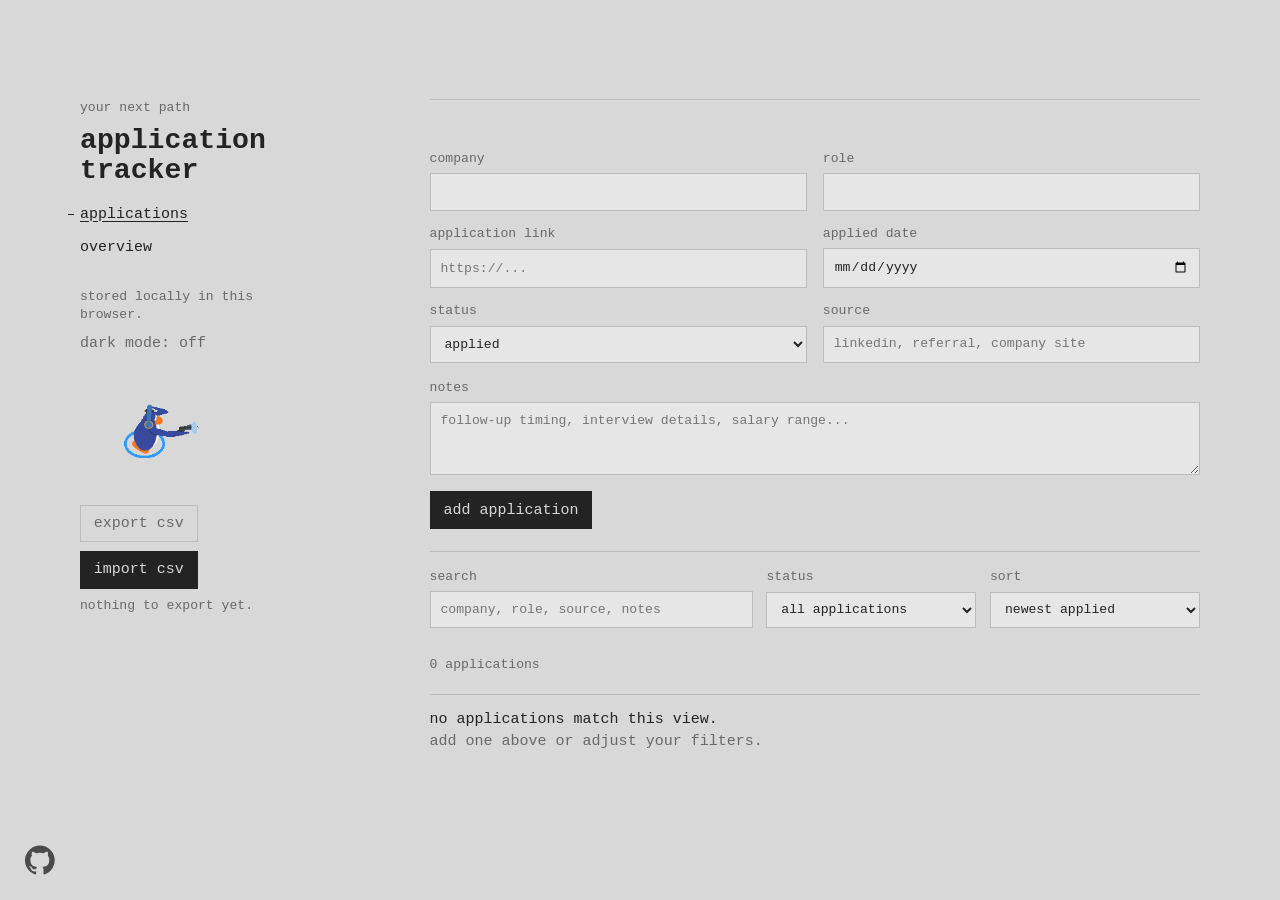
<file: index.html>
<!DOCTYPE html>
<html lang="en">
  <head>
    <meta charset="UTF-8" />
    <meta name="viewport" content="width=device-width, initial-scale=1.0" />
    <title>job application tracker</title>
    <script src="./theme.js"></script>
    <link rel="stylesheet" href="./styles.css" />
  </head>
  <body>
    <main class="shell">
      <aside class="rail" aria-label="Tracker navigation">
        <p class="eyebrow">Your next path</p>
        <h1>Application Tracker</h1>

        <nav class="nav-list" aria-label="Tracker views">
          <a class="nav-link is-active" href="./index.html" aria-current="page">applications</a>
          <a class="nav-link overview-link" href="./overview.html">overview</a>
        </nav>

        <p class="microcopy">Stored locally in this browser.</p>
        <button id="theme-toggle" class="text-button theme-toggle" type="button" aria-pressed="false">
          dark mode: off
        </button>

        <div class="mascot" aria-label="Tracker mascot">
          <img src="./assets/mascot.gif" alt="Tracker mascot" />
        </div>

        <div class="export-panel">
          <button id="export-csv" class="primary-button" type="button">export csv</button>
          <div class="import-control">
            <button
              id="import-csv"
              class="primary-button secondary-button"
              type="button"
              aria-describedby="import-csv-help"
            >
              import csv
            </button>
            <input id="import-csv-file" type="file" accept=".csv,text/csv" hidden />
            <div id="import-csv-help" class="import-help" role="tooltip">
              add a temporary application, press export csv, then use that file as your template. add your
              applications to it and import the finished csv here.
            </div>
          </div>
          <p id="export-message" class="export-message" aria-live="polite"></p>
        </div>
      </aside>

      <section class="workspace" aria-label="Job application workspace">
        <form id="job-form" class="tracker-form">
          <input id="application-id" name="id" type="hidden" />
          <p id="form-error" class="form-error" role="alert" aria-live="polite"></p>

          <div class="form-grid">
            <label for="company">
              company
              <input id="company" name="company" type="text" autocomplete="organization" required />
            </label>

            <label for="role">
              role
              <input id="role" name="role" type="text" autocomplete="off" required />
            </label>

            <label for="applicationLink">
              application link
              <input id="applicationLink" name="applicationLink" type="url" placeholder="https://..." />
            </label>

            <label for="appliedDate">
              applied date
              <input id="appliedDate" name="appliedDate" type="date" required />
            </label>

            <label for="status">
              status
              <select id="status" name="status">
                <option value="Applied">Applied</option>
                <option value="Interviewing">Interviewing</option>
                <option value="Offer">Offer</option>
                <option value="Accepted">Accepted</option>
                <option value="Rejected">Rejected</option>
              </select>
            </label>

            <label id="interview-round-field" for="interviewRound" hidden>
              <span id="interview-round-label">interview round</span>
              <input id="interviewRound" name="interviewRound" type="number" min="1" step="1" placeholder="1" />
            </label>

            <label for="source">
              source
              <input id="source" name="source" type="text" placeholder="LinkedIn, referral, company site" />
            </label>
          </div>

          <label for="notes">
            notes
            <textarea id="notes" name="notes" rows="3" placeholder="Follow-up timing, interview details, salary range..."></textarea>
          </label>

          <div class="form-actions">
            <button id="submit-button" class="primary-button" type="submit">add application</button>
            <button id="cancel-edit" class="text-button" type="button" hidden>cancel edit</button>
          </div>
        </form>

        <section class="list-tools" aria-label="Application tools">
          <label class="search-label" for="search">
            search
            <input id="search" type="search" placeholder="company, role, source, notes" />
          </label>
          <label class="filter-label" for="status-filter">
            status
            <select id="status-filter">
              <option value="All">All applications</option>
              <option value="Applied">Applied</option>
              <option value="Interviewing">Interviewing</option>
              <option value="Offer">Offers</option>
              <option value="Accepted">Accepted</option>
              <option value="Rejected">Rejected</option>
            </select>
          </label>
          <label class="sort-label" for="sort">
            sort
            <select id="sort">
              <option value="newest">Newest applied</option>
              <option value="oldest">Oldest applied</option>
              <option value="company">Company A-Z</option>
            </select>
          </label>
        </section>

        <p id="results-count" class="results-count" aria-live="polite" aria-atomic="true"></p>

        <section id="job-list" class="job-list" aria-live="polite"></section>
      </section>
    </main>

    <button id="back-to-top" class="primary-button back-to-top" type="button" aria-label="Back to top" hidden>
      <span aria-hidden="true">&#8593;</span>
      back to top
    </button>

    <a class="github-link" href="https://github.com/tylernsocial" target="_blank" rel="noreferrer" aria-label="Visit Tyler's GitHub profile">
      <svg viewBox="0 0 24 24" aria-hidden="true" focusable="false">
        <path d="M12 .5a12 12 0 0 0-3.8 23.39c.6.11.82-.26.82-.58v-2.03c-3.34.73-4.04-1.61-4.04-1.61-.55-1.39-1.34-1.76-1.34-1.76-1.09-.75.08-.73.08-.73 1.21.08 1.85 1.24 1.85 1.24 1.07 1.84 2.82 1.31 3.51 1 .11-.78.42-1.31.76-1.61-2.66-.3-5.46-1.33-5.46-5.93 0-1.31.47-2.38 1.24-3.22-.12-.3-.54-1.52.12-3.18 0 0 1.01-.32 3.3 1.23a11.46 11.46 0 0 1 6 0c2.29-1.55 3.29-1.23 3.29-1.23.66 1.66.24 2.88.12 3.18.77.84 1.24 1.91 1.24 3.22 0 4.61-2.8 5.63-5.48 5.92.43.37.82 1.1.82 2.22v3.29c0 .32.22.7.83.58A12 12 0 0 0 12 .5Z" />
      </svg>
    </a>

    <script src="./script.js"></script>
  </body>
</html>
</file>
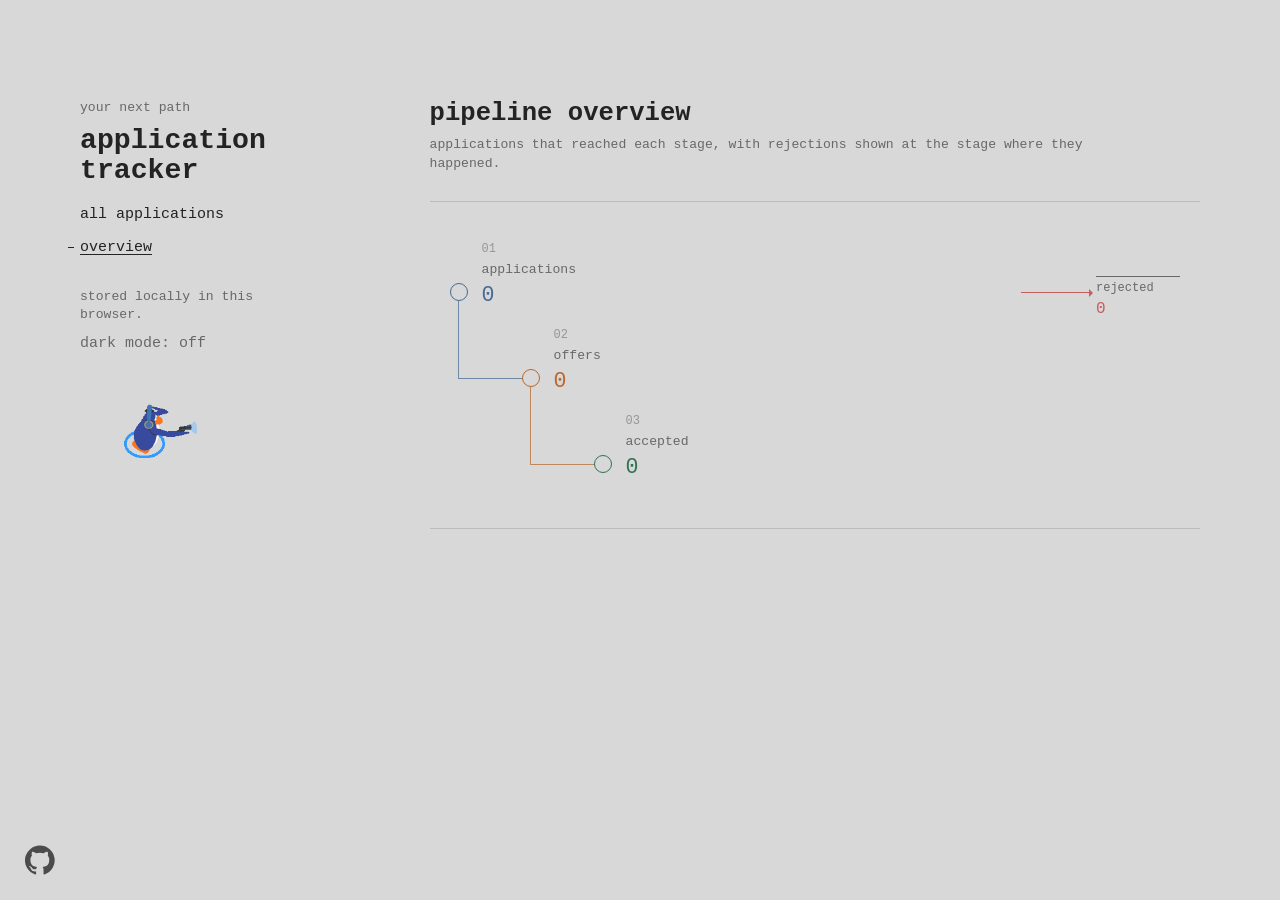
<file: overview.html>
<!DOCTYPE html>
<html lang="en">
  <head>
    <meta charset="UTF-8" />
    <meta name="viewport" content="width=device-width, initial-scale=1.0" />
    <title>pipeline overview · job application tracker</title>
    <script src="./theme.js"></script>
    <link rel="stylesheet" href="./styles.css" />
  </head>
  <body>
    <main class="shell">
      <aside class="rail" aria-label="Tracker navigation">
        <p class="eyebrow">your next path</p>
        <h1>Application Tracker</h1>

        <nav class="nav-list" aria-label="Tracker views">
          <a class="nav-link" href="./index.html">all applications</a>
          <a class="nav-link overview-link is-active" href="./overview.html" aria-current="page">overview</a>
        </nav>

        <p class="microcopy">Stored locally in this browser.</p>
        <button id="theme-toggle" class="text-button theme-toggle" type="button" aria-pressed="false">
          dark mode: off
        </button>

        <div class="mascot" aria-label="Tracker mascot">
          <img src="./assets/mascot.gif" alt="Tracker mascot" />
        </div>
      </aside>

      <section class="workspace overview-workspace" aria-label="Pipeline overview">
        <header class="overview-header">
          <h2>Pipeline overview</h2>
          <p>Applications that reached each stage, with rejections shown at the stage where they happened.</p>
        </header>

        <section class="application-funnel" aria-label="Job application funnel">
          <div id="funnel-timeline" class="funnel-scroll"></div>
        </section>
      </section>
    </main>

    <a class="github-link" href="https://github.com/tylernsocial" target="_blank" rel="noreferrer" aria-label="Visit Tyler's GitHub profile">
      <svg viewBox="0 0 24 24" aria-hidden="true" focusable="false">
        <path d="M12 .5a12 12 0 0 0-3.8 23.39c.6.11.82-.26.82-.58v-2.03c-3.34.73-4.04-1.61-4.04-1.61-.55-1.39-1.34-1.76-1.34-1.76-1.09-.75.08-.73.08-.73 1.21.08 1.85 1.24 1.85 1.24 1.07 1.84 2.82 1.31 3.51 1 .11-.78.42-1.31.76-1.61-2.66-.3-5.46-1.33-5.46-5.93 0-1.31.47-2.38 1.24-3.22-.12-.3-.54-1.52.12-3.18 0 0 1.01-.32 3.3 1.23a11.46 11.46 0 0 1 6 0c2.29-1.55 3.29-1.23 3.29-1.23.66 1.66.24 2.88.12 3.18.77.84 1.24 1.91 1.24 3.22 0 4.61-2.8 5.63-5.48 5.92.43.37.82 1.1.82 2.22v3.29c0 .32.22.7.83.58A12 12 0 0 0 12 .5Z" />
      </svg>
    </a>

    <script src="./overview.js"></script>
  </body>
</html>
</file>
<file: styles.css>
:root {
  --paper: #d8d8d8;
  --ink: #232323;
  --muted: #686868;
  --line: #bcbcbc;
  --field: #e6e6e6;
  --applied: #476a92;
  --interviewing: #9a6a22;
  --offer: #b8682d;
  --accepted: #2f7354;
  --rejected: #9a3d3d;
  --subtle: #969696;
  --notes: #3d3d3d;
  --rejected-branch: #c65d5d;
  --funnel-stage-lightness: 45%;
  color-scheme: light;
}

:root[data-theme="dark"] {
  --paper: #181818;
  --ink: #ededed;
  --muted: #aaa;
  --line: #444;
  --field: #252525;
  --applied: #81a8d2;
  --interviewing: #d3a454;
  --offer: #df9560;
  --accepted: #71b993;
  --rejected: #dc7979;
  --subtle: #888;
  --notes: #d0d0d0;
  --rejected-branch: #e48484;
  --funnel-stage-lightness: 67%;
  color-scheme: dark;
}

* {
  box-sizing: border-box;
}

[hidden] {
  display: none !important;
}

body {
  margin: 0;
  min-height: 100vh;
  background: var(--paper);
  color: var(--ink);
  font-family: "Courier New", Courier, monospace;
  font-size: 15px;
  letter-spacing: 0;
  text-transform: lowercase;
}

button,
input,
select,
textarea {
  font: inherit;
  text-transform: lowercase;
}

button {
  color: inherit;
}

.shell {
  display: grid;
  grid-template-columns: minmax(180px, 260px) minmax(0, 1fr);
  gap: clamp(2rem, 7vw, 8rem);
  width: min(1120px, calc(100% - 40px));
  margin: 0 auto;
  padding: clamp(4rem, 11vh, 8rem) 0 4rem;
}

.rail {
  position: sticky;
  top: 4rem;
  align-self: start;
}

.eyebrow,
.microcopy,
dt,
label,
.funnel-stage-label {
  color: var(--muted);
  font-size: 0.82rem;
  line-height: 1.35;
}

.eyebrow {
  margin: 0 0 0.55rem;
}

h1 {
  width: min-content;
  margin: 0 0 1.2rem;
  font-size: clamp(1.5rem, 2.2vw, 2.05rem);
  font-weight: 600;
  line-height: 1.08;
}

.nav-list {
  display: grid;
  justify-items: start;
  gap: 0.18rem;
  margin-bottom: 2rem;
}

.nav-link,
.text-button {
  appearance: none;
  border: 0;
  background: transparent;
  padding: 0;
  text-align: left;
  cursor: pointer;
}

.nav-link {
  position: relative;
  color: var(--ink);
  text-decoration: none;
}

.overview-link {
  margin-top: 0.85rem;
}

.nav-link::before {
  content: "";
  position: absolute;
  left: -0.75rem;
  top: 50%;
  width: 0.35rem;
  height: 1px;
  background: transparent;
}

.nav-link:hover,
.nav-link.is-active,
.text-button:hover,
a:hover {
  text-decoration: underline;
}

.nav-link.is-active::before {
  background: var(--ink);
}

.text-button.danger {
  color: var(--rejected);
}

.microcopy {
  max-width: 13rem;
  margin: 1.2rem 0 0;
}

.theme-toggle {
  margin-top: 0.75rem;
  color: var(--muted);
}

.theme-toggle[aria-pressed="true"] {
  color: var(--ink);
}

.mascot {
  width: min(8rem, 52vw);
  margin-top: 2rem;
}

.mascot img {
  display: block;
  width: 100%;
  height: auto;
}

.export-panel {
  display: grid;
  justify-items: start;
  gap: 0.55rem;
  margin-top: 1rem;
}

.secondary-button {
  background: transparent;
  color: var(--ink);
}

.secondary-button:hover:not(:disabled) {
  background: var(--ink);
  color: var(--paper);
}

.import-control {
  position: relative;
  width: max-content;
}

.import-help {
  position: absolute;
  z-index: 20;
  top: 50%;
  right: calc(100% + 0.75rem);
  width: min(18rem, calc(100vw - 2rem));
  padding: 0.7rem 0.8rem;
  border: 1px solid var(--line);
  background: var(--field);
  color: var(--ink);
  font-size: 0.78rem;
  line-height: 1.45;
  opacity: 0;
  pointer-events: none;
  transform: translateY(-50%) translateX(0.25rem);
  transition: opacity 140ms ease, transform 140ms ease, visibility 140ms;
  visibility: hidden;
}

.import-help::before {
  content: "";
  position: absolute;
  top: 50%;
  left: 100%;
  border: 6px solid transparent;
  border-left-color: var(--line);
  transform: translateY(-50%);
}

.import-control:hover .import-help,
.import-control:focus-within .import-help {
  opacity: 1;
  transform: translateY(-50%) translateX(0);
  visibility: visible;
}

.export-message {
  min-height: 1rem;
  margin: 0;
  color: var(--muted);
  font-size: 0.82rem;
  line-height: 1.35;
}

.workspace {
  min-width: 0;
  display: grid;
  gap: 1.35rem;
}

.application-funnel {
  min-width: 0;
  border-top: 1px solid var(--line);
  border-bottom: 1px solid var(--line);
}

.funnel-scroll {
  width: 100%;
  max-width: 100%;
  min-width: 0;
}

.funnel-timeline {
  --step-size: min(var(--desktop-step, 64px), 8vw);
  padding: 2.5rem clamp(0.25rem, 2vw, 1.25rem) 1.75rem;
}

.funnel-stage {
  position: relative;
  width: calc(100% - (var(--step-index) * var(--step-size)));
  min-width: 0;
  min-height: 86px;
  margin-left: calc(var(--step-index) * var(--step-size));
  color: var(--applied);
  text-align: left;
}

.funnel-stage:not(:last-child)::after {
  content: "";
  position: absolute;
  z-index: 0;
  top: 50px;
  left: 8px;
  width: var(--step-size);
  height: 86px;
  border-bottom: 1px solid currentColor;
  border-left: 1px solid currentColor;
  opacity: 0.72;
}

.funnel-stage-index,
.funnel-stage-label,
.funnel-stage-value {
  display: block;
}

.funnel-stage-index {
  margin: 0 0 0.35rem 2rem;
  color: var(--subtle);
  font-size: 0.75rem;
}

.funnel-stage-label {
  margin: 0 7rem 0 2rem;
  color: var(--muted);
  line-height: 1.25;
}

.funnel-stage-value {
  margin: 0.4rem 0 0 2rem;
  font-size: 1.35rem;
  font-weight: 400;
  line-height: 1;
}

.funnel-node {
  position: absolute;
  z-index: 1;
  display: block;
  width: 18px;
  height: 18px;
  top: 41px;
  left: 0;
  border: 1px solid currentColor;
  border-radius: 50%;
  background: var(--paper);
}

.funnel-rejected-branch {
  position: absolute;
  top: 34px;
  right: 0;
  width: 84px;
  color: var(--rejected-branch);
  font-size: 0.75rem;
  text-align: left;
}

.funnel-rejected-branch::before {
  content: "";
  position: absolute;
  top: 16px;
  right: calc(100% + 7px);
  width: clamp(30px, 7vw, 68px);
  height: 1px;
  border-top: 1px solid currentColor;
}

.funnel-rejected-branch::after {
  content: "";
  position: absolute;
  top: 13px;
  left: -7px;
  border: 4px solid transparent;
  border-left-color: currentColor;
}

.funnel-rejected-branch span,
.funnel-rejected-branch strong {
  display: block;
  font-weight: 400;
}

.funnel-rejected-branch span {
  padding-top: 0.25rem;
  border-top: 1px solid currentColor;
  color: var(--muted);
}

.funnel-rejected-branch strong {
  margin-top: 0.3rem;
  font-size: 1rem;
}

.overview-header {
  padding-bottom: 0.4rem;
}

.overview-header h2 {
  margin: 0;
  font-size: clamp(1.25rem, 2vw, 1.65rem);
  font-weight: 600;
}

.overview-header p {
  max-width: 42rem;
  margin: 0.45rem 0 0;
  color: var(--muted);
  font-size: 0.82rem;
  line-height: 1.45;
}

.tracker-form,
.list-tools,
.job-item,
.empty-state {
  border-top: 1px solid var(--line);
}

.tracker-form {
  display: grid;
  gap: 1rem;
  padding-top: 1.1rem;
}

.form-error {
  min-height: 1rem;
  margin: 0;
  color: var(--rejected);
  font-size: 0.85rem;
}

.form-grid {
  display: grid;
  grid-template-columns: repeat(2, minmax(0, 1fr));
  gap: 0.9rem 1rem;
}

label {
  display: grid;
  gap: 0.35rem;
}

input,
select,
textarea {
  width: 100%;
  min-width: 0;
  border: 1px solid var(--line);
  border-radius: 0;
  background: var(--field);
  color: var(--ink);
  padding: 0.56rem 0.62rem;
  outline: none;
}

textarea {
  resize: vertical;
}

input:focus,
select:focus,
textarea:focus {
  border-color: var(--ink);
  box-shadow: inset 0 -1px 0 var(--ink);
}

.primary-button,
button[type="submit"] {
  width: max-content;
  border: 1px solid var(--ink);
  border-radius: 0;
  background: var(--ink);
  color: var(--paper);
  padding: 0.58rem 0.8rem;
  cursor: pointer;
}

.primary-button:hover:not(:disabled),
button[type="submit"]:hover:not(:disabled) {
  background: transparent;
  color: var(--ink);
}

.primary-button:disabled,
button[type="submit"]:disabled {
  border-color: var(--line);
  background: transparent;
  color: var(--muted);
  cursor: not-allowed;
}

.form-actions,
.list-tools,
.row-actions {
  display: flex;
  flex-wrap: wrap;
  align-items: end;
  gap: 0.85rem;
}

.list-tools {
  justify-content: space-between;
  padding-top: 1rem;
}

.search-label {
  flex: 1 1 280px;
}

.filter-label,
.sort-label {
  flex: 0 1 210px;
}

.results-count {
  margin: 0.45rem 0 0;
  color: var(--muted);
  font-size: 0.82rem;
}

.job-list {
  display: grid;
  gap: 0.95rem;
}

.job-item {
  position: relative;
  display: grid;
  gap: 1rem;
  padding: 1rem 0 1.1rem 1rem;
}

.job-item::before {
  content: "";
  position: absolute;
  left: 0;
  top: 1rem;
  bottom: 1.1rem;
  width: 3px;
  background: var(--applied);
}

.job-item.status-interviewing::before {
  background: var(--interviewing);
}

.job-item.status-offer::before {
  background: var(--offer);
}

.job-item.status-accepted::before {
  background: var(--accepted);
}

.job-item.status-rejected::before {
  background: var(--rejected);
}

.job-main {
  display: flex;
  justify-content: space-between;
  gap: 1rem;
}

.company {
  margin: 0 0 0.25rem;
  color: var(--muted);
}

.job-item h2 {
  margin: 0;
  font-size: 1.2rem;
  line-height: 1.2;
}

.status-pill {
  align-self: start;
  border: 1px solid currentColor;
  padding: 0.24rem 0.42rem;
  font-size: 0.78rem;
  white-space: nowrap;
}

.status-pill.status-applied {
  color: var(--applied);
}

.status-pill.status-interviewing {
  color: var(--interviewing);
}

.status-pill.status-offer {
  color: var(--offer);
}

.status-pill.status-accepted {
  color: var(--accepted);
}

.status-pill.status-rejected {
  color: var(--rejected);
}

.job-details {
  display: grid;
  grid-template-columns: repeat(5, minmax(0, 1fr));
  gap: 0.75rem;
  margin: 0;
}

.job-details div,
.row-actions label {
  min-width: 0;
}

dt,
dd {
  margin: 0;
}

dd,
.notes {
  overflow-wrap: anywhere;
  line-height: 1.4;
}

a {
  color: inherit;
  text-underline-offset: 0.18rem;
}

.github-link {
  position: fixed;
  left: 1.25rem;
  bottom: 1.25rem;
  z-index: 10;
  display: grid;
  place-items: center;
  width: 2.5rem;
  height: 2.5rem;
  color: var(--ink);
  opacity: 0.78;
  transition: opacity 160ms ease, transform 160ms ease;
}

.github-link:hover,
.github-link:focus-visible {
  opacity: 1;
  transform: translateY(-2px);
}

.github-link svg {
  display: block;
  width: 1.85rem;
  height: 1.85rem;
  fill: currentColor;
}

.back-to-top {
  position: fixed;
  right: 1.25rem;
  bottom: 1.25rem;
  z-index: 10;
  display: inline-flex;
  align-items: center;
  gap: 0.45rem;
}

.back-to-top span {
  font-size: 1.1rem;
  line-height: 1;
}

.notes {
  max-width: 58rem;
  margin: 0;
  color: var(--notes);
}

.row-actions select {
  min-width: 170px;
}

.empty-state {
  padding-top: 1rem;
}

.empty-state p,
.empty-state span {
  margin: 0;
}

.empty-state span {
  display: block;
  margin-top: 0.35rem;
  color: var(--muted);
}

@media (max-width: 860px) {
  .shell {
    grid-template-columns: 1fr;
    gap: 2rem;
    padding-top: 2.4rem;
  }

  .rail {
    position: static;
    display: grid;
    grid-template-columns: 1fr auto;
    column-gap: 1rem;
    align-items: start;
  }

  h1 {
    width: auto;
    max-width: 16rem;
  }

  .nav-list {
    grid-template-columns: repeat(2, max-content);
    column-gap: 1.25rem;
  }

  .mascot {
    grid-column: 2;
    grid-row: 1 / span 4;
    width: clamp(5rem, 20vw, 7rem);
    margin-top: 0;
  }

  .form-grid,
  .job-details {
    grid-template-columns: repeat(2, minmax(0, 1fr));
  }

  .import-help {
    top: calc(100% + 0.6rem);
    right: auto;
    left: 0;
    width: min(18rem, calc(100vw - 2.5rem));
    transform: translateY(-0.25rem);
  }

  .import-help::before {
    left: 1.2rem;
    right: auto;
    bottom: 100%;
    top: auto;
    border-left-color: transparent;
    border-right-color: transparent;
    border-bottom-color: var(--line);
    transform: none;
  }

  .import-control:hover .import-help,
  .import-control:focus-within .import-help {
    transform: translateY(0);
  }
}

@media (max-width: 560px) {
  body {
    font-size: 14px;
  }

  .shell {
    width: min(100% - 28px, 1120px);
  }

  .rail {
    grid-template-columns: 1fr;
  }

  .nav-list,
  .form-grid,
  .job-details,
  .job-main {
    grid-template-columns: 1fr;
  }

  .mascot {
    grid-column: auto;
    grid-row: auto;
    width: 5.5rem;
    margin-top: 0.75rem;
  }

  .job-main {
    display: grid;
  }

  .status-pill {
    justify-self: start;
  }

  .funnel-timeline {
    --step-size: var(--mobile-step, 22px);
  }

  .github-link {
    left: 0.85rem;
    bottom: 0.85rem;
  }

  .back-to-top {
    right: 0.85rem;
    bottom: 0.85rem;
  }

}
</file>
